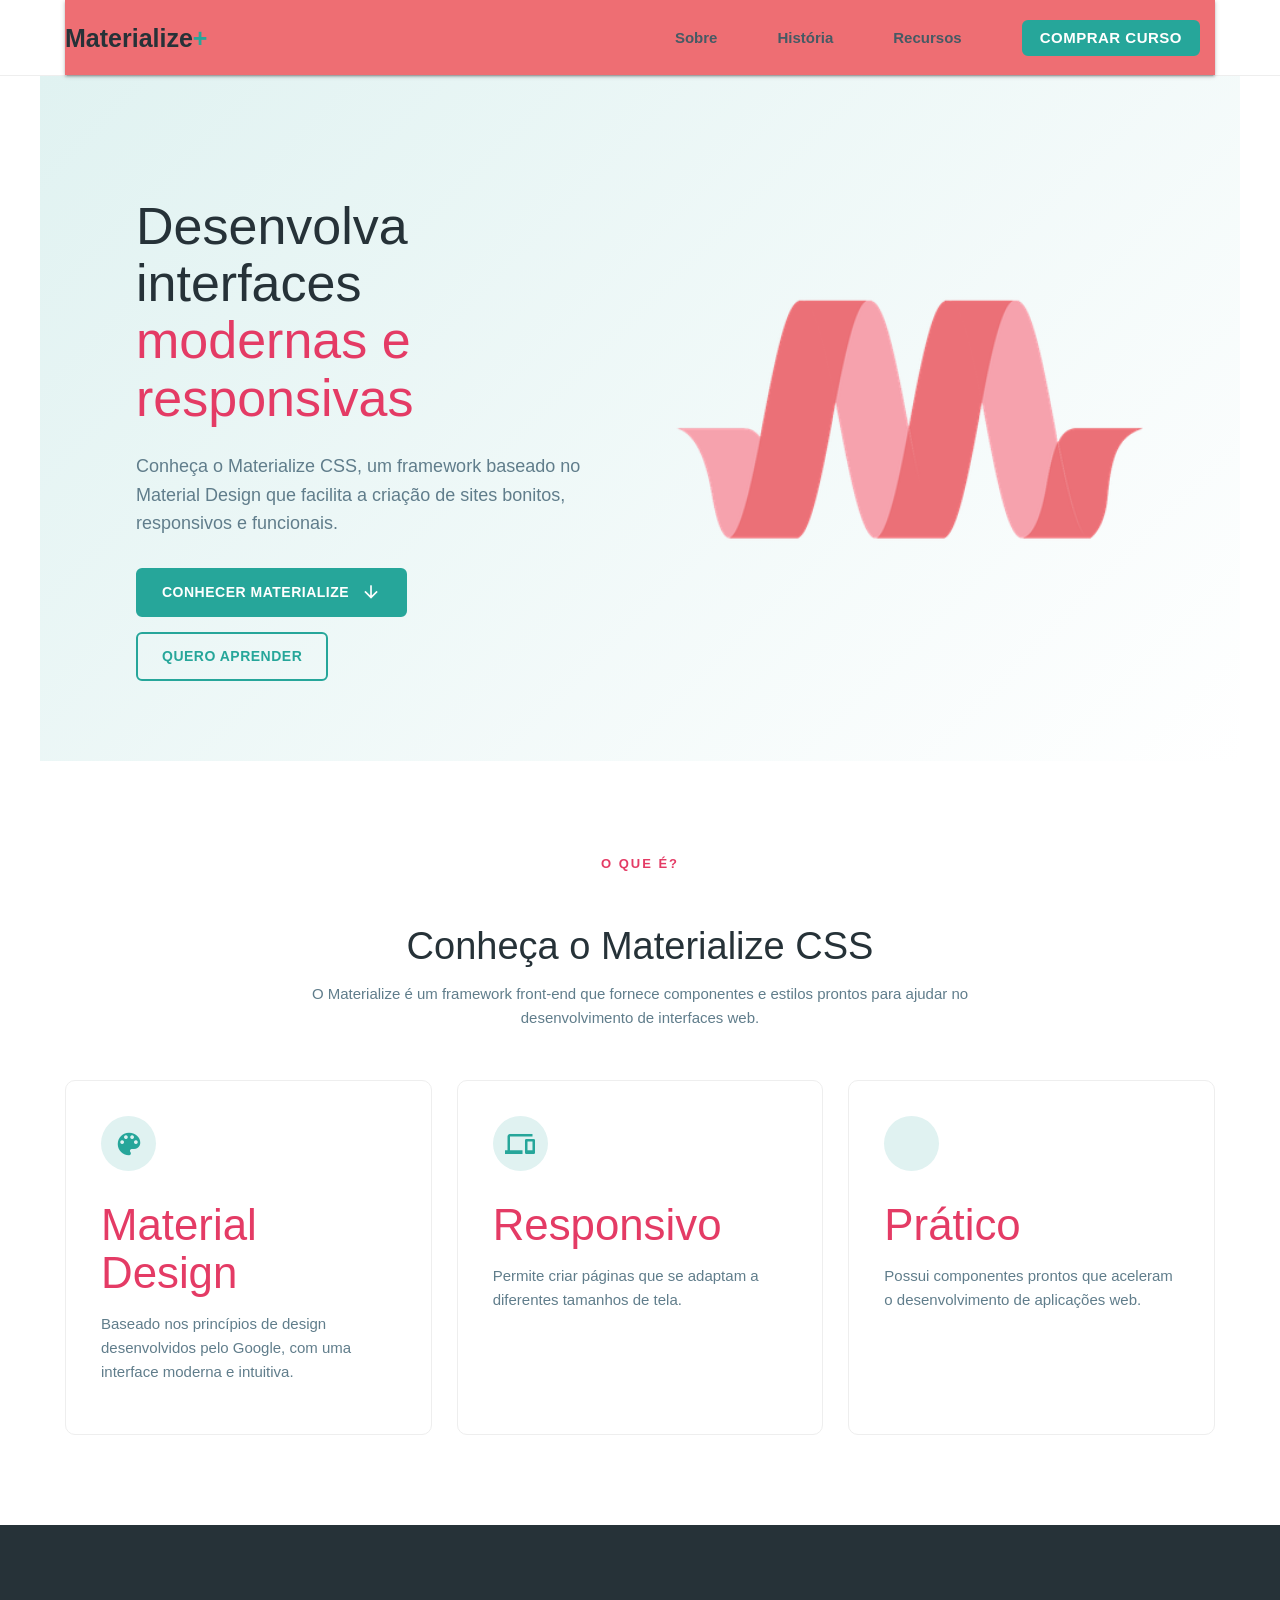
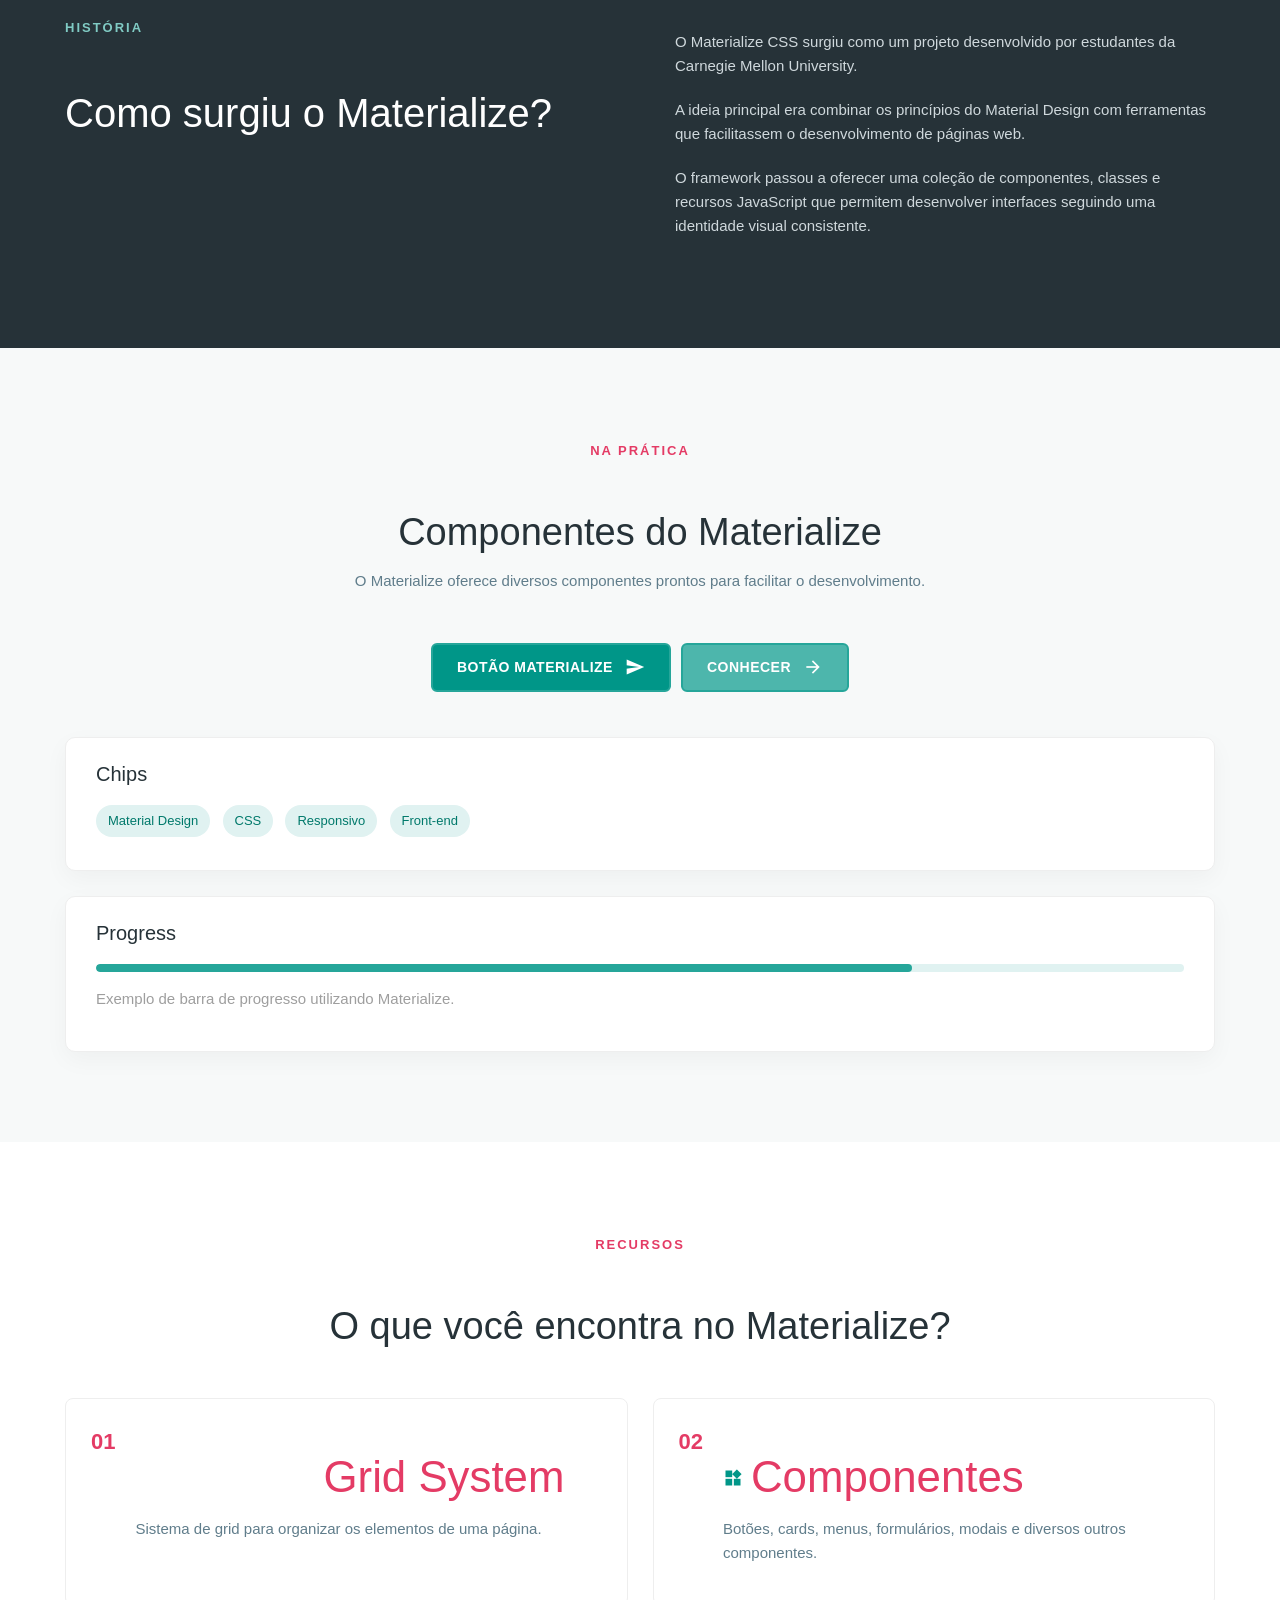
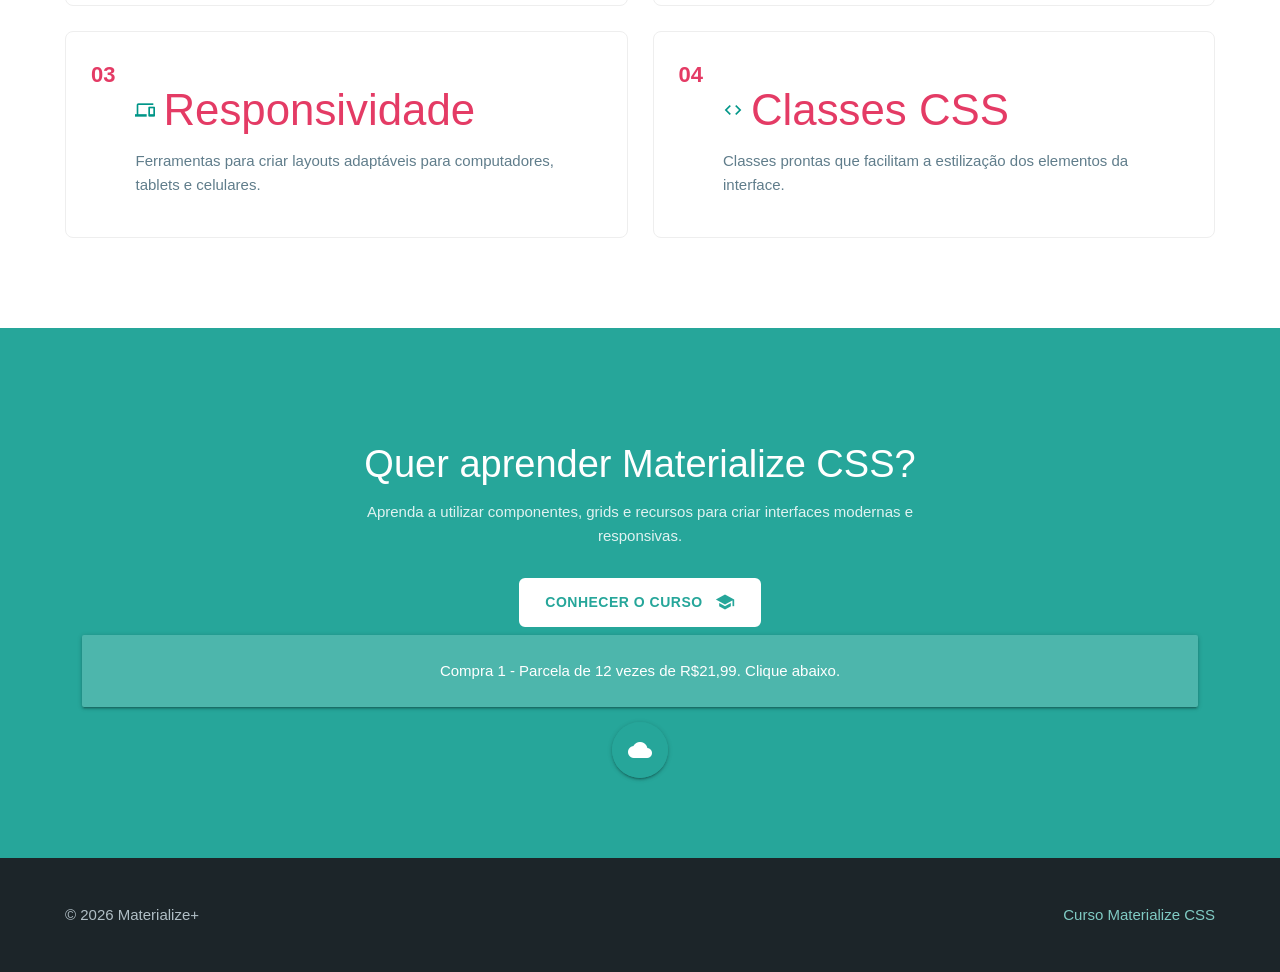
<file: index.html>
<!DOCTYPE html>
<html lang="pt-br">

<head>
    <meta charset="UTF-8">
    <meta name="viewport" content="width=device-width, initial-scale=1.0">

    <title>Materialize CSS | Conheça</title>

    <link rel="stylesheet"
        href="https://cdnjs.cloudflare.com/ajax/libs/materialize/1.0.0/css/materialize.min.css">

    <link href="https://fonts.googleapis.com/icon?family=Material+Icons" rel="stylesheet">

    <link rel="stylesheet" href="estilo.css">
</head>

<body>

    <header class="header">

        <nav class="navbar container">
            <a href="index.html" class="logo">
                Materialize<span>+</span>
            </a>
            

            <ul class="nav-links">
                <li><a href="#sobre">Sobre</a></li>
                <li><a href="#historia">História</a></li>
                <li><a href="#recursos">Recursos</a></li>

                <li>
                    <a href="curso.html" class="btn btn-small waves-effect waves-light">
                        Comprar curso
                    </a>
                </li>
            </ul>
        </nav>

    </header>

    <main>

        <section class="hero">

            <div class="container hero-content">

                <div class="hero-text">

                   

                    <h1>
                        Desenvolva interfaces
                        <strong>modernas e responsivas</strong>
                    </h1>

                    <p>
                        Conheça o Materialize CSS, um framework baseado no
                        Material Design que facilita a criação de sites
                        bonitos, responsivos e funcionais.
                    </p>

                    <div class="hero-buttons">

                        <a href="#sobre"
                            class="btn waves-effect waves-light">
                            Conhecer Materialize
                            <i class="material-icons right">arrow_downward</i>
                        </a>

                        <a href="curso.html"
                            class="btn btn-outline waves-effect">
                            Quero aprender
                        </a>

                    </div>

                </div>

                <div class="hero-image">
                    <img src="img/log.png" alt="Logo do Materialize CSS">
                </div>

            </div>

        </section>

        <section id="sobre" class="section">

            <div class="container">

                <div class="section-title">

                    <span class="tag">O QUE É?</span>

                    <h2>Conheça o Materialize CSS</h2>

                    <p>
                        O Materialize é um framework front-end que fornece
                        componentes e estilos prontos para ajudar no
                        desenvolvimento de interfaces web.
                    </p>

                </div>

                <div class="cards">

                    <article class="info-card card hoverable">

                        <div class="icon">
                            <i class="material-icons teal-text text-lighten-1">
                                palette
                            </i>
                        </div>

                        <h3>Material Design</h3>

                        <p>
                            Baseado nos princípios de design desenvolvidos
                            pelo Google, com uma interface moderna e intuitiva.
                        </p>

                    </article>

                    <article class="info-card card hoverable">

                        <div class="icon">
                            <i class="material-icons teal-text text-lighten-1">
                                devices
                            </i>
                        </div>

                        <h3>Responsivo</h3>

                        <p>
                            Permite criar páginas que se adaptam a diferentes
                            tamanhos de tela.
                        </p>

                    </article>

                    <article class="info-card card hoverable">

                        <div class="icon">
                            <i class="material-icons teal-text text-lighten-1">
                                speed
                            </i>
                        </div>

                        <h3>Prático</h3>

                        <p>
                            Possui componentes prontos que aceleram o
                            desenvolvimento de aplicações web.
                        </p>

                    </article>

                </div>

            </div>

        </section>

        <section id="historia" class="section section-dark">

            <div class="container history">

                <div>

                    <span class="tag tag-light">
                        HISTÓRIA
                    </span>

                    <h2>
                        Como surgiu o Materialize?
                    </h2>

                </div>

                <div class="history-text">

                    <p>
                        O Materialize CSS surgiu como um projeto desenvolvido
                        por estudantes da Carnegie Mellon University.
                    </p>

                    <p>
                        A ideia principal era combinar os princípios do
                        Material Design com ferramentas que facilitassem
                        o desenvolvimento de páginas web.
                    </p>

                    <p>
                        O framework passou a oferecer uma coleção de
                        componentes, classes e recursos JavaScript que
                        permitem desenvolver interfaces seguindo uma
                        identidade visual consistente.
                    </p>

                </div>

            </div>

        </section>

        <section class="section demo-section">

            <div class="container">

                <div class="section-title">

                    <span class="tag">
                        NA PRÁTICA
                    </span>

                    <h2>
                        Componentes do Materialize
                    </h2>

                    <p>
                        O Materialize oferece diversos componentes
                        prontos para facilitar o desenvolvimento.
                    </p>

                </div>

                <div class="demo-buttons center">

                    <a class="btn teal waves-effect waves-light">
                        Botão Materialize
                        <i class="material-icons right">
                            send
                        </i>
                    </a>

                    <a href="#sobre" class="btn teal lighten-2 waves-effect waves-light">
    Conhecer
    <i class="material-icons right">arrow_forward</i>
</a>

                </div>

                <div class="demo-box">

                    <h3>Chips</h3>

                    <div class="chip">
                        Material Design
                    </div>

                    <div class="chip">
                        CSS
                    </div>

                    <div class="chip">
                        Responsivo
                    </div>

                    <div class="chip">
                        Front-end
                    </div>

                </div>

                <div class="demo-box">

                    <h3>Progress</h3>

                    <div class="progress">
                        <div class="determinate" style="width: 75%"></div>
                    </div>

                    <p class="grey-text">
                        Exemplo de barra de progresso utilizando Materialize.
                    </p>

                </div>

            </div>

        </section>

        <section id="recursos" class="section">

            <div class="container">

                <div class="section-title">

                    <span class="tag">
                        RECURSOS
                    </span>

                    <h2>
                        O que você encontra no Materialize?
                    </h2>

                </div>

                <div class="features">

                    <div class="feature">

                        <span>01</span>

                        <div>

                            <h3>
                                <i class="material-icons tiny teal-text">
                                    grid_view
                                </i>
                                Grid System
                            </h3>

                            <p>
                                Sistema de grid para organizar os elementos
                                de uma página.
                            </p>

                        </div>

                    </div>

                    <div class="feature">

                        <span>02</span>

                        <div>

                            <h3>
                                <i class="material-icons tiny teal-text">
                                    widgets
                                </i>
                                Componentes
                            </h3>

                            <p>
                                Botões, cards, menus, formulários, modais
                                e diversos outros componentes.
                            </p>

                        </div>

                    </div>

                    <div class="feature">

                        <span>03</span>

                        <div>

                            <h3>
                                <i class="material-icons tiny teal-text">
                                    devices
                                </i>
                                Responsividade
                            </h3>

                            <p>
                                Ferramentas para criar layouts adaptáveis
                                para computadores, tablets e celulares.
                            </p>

                        </div>

                    </div>

                    <div class="feature">

                        <span>04</span>

                        <div>

                            <h3>
                                <i class="material-icons tiny teal-text">
                                    code
                                </i>
                                Classes CSS
                            </h3>

                            <p>
                                Classes prontas que facilitam a estilização
                                dos elementos da interface.
                            </p>

                        </div>

                    </div>

                </div>

            </div>

        </section>

        <section class="cta">

            <div class="container">

                <h2>
                    Quer aprender Materialize CSS?
                </h2>

                <p>
                    Aprenda a utilizar componentes, grids e recursos
                    para criar interfaces modernas e responsivas.
                </p>

                <a href="curso.html"
                    class="btn btn-white waves-effect waves-light">
                    Conhecer o curso
                    <i class="material-icons right">school</i>
                </a>
                <head>
    <meta charset="UTF-8">
    <meta name="viewport" content="width=device-width, initial-scale=1.0">
    <title>Document</title>
    <link href="https://fonts.googleapis.com/icon?family=Material+Icons" rel="stylesheet">
      <!--Import materialize.css-->
    <link rel="stylesheet" href="https://cdnjs.cloudflare.com/ajax/libs/materialize/1.0.0/css/materialize.min.css">
    <link rel="stylesheet" href="estilo.css">
 </head>
 <body>
    <div class="tc">
    <div class="card-panel teal lighten-2">
    Compra 1 - Parcela de 12 vezes de R$21,99. Clique abaixo.
    </div>
    <a class="btn-floating btn-large pulse"><i class="material-icons">cloud</i></a> 
</body>


            </div>

        </section>

    </main>  

    <footer class="footer">

        <div class="container footer-content">

            <p>
                © 2026 Materialize+
            </p>

            <a href="curso.html">
                Curso Materialize CSS
            </a>

        </div>

    </footer>

   

</body>

</html>
</file>
<file: estilo.css>
{
    margin: 0;
    padding: 0;
    box-sizing: border-box;
}

html {
    scroll-behavior: smooth;
}

body {
    font-family: Arial, Helvetica, sans-serif;
    color: #e43b65;
    background: #ffffff;
    line-height: 1.6;
}

a {
    text-decoration: none;
    color: inherit;
}

.container {
    width: 90%;
    max-width: 1150px;
    margin: 0 auto;
}




.header {
    background: #ffffff;
    border-bottom: 1px solid #eeeeee;
    position: sticky;
    top: 0;
    z-index: 100;
}

.navbar {
    height: 75px;
    display: flex;
    align-items: center;
    justify-content: space-between;
}

.logo {
    font-size: 25px;
    font-weight: 800;
    color: #263238;
}

.logo span {
    color: #26a69a;
}

.nav-links {
    display: flex;
    align-items: center;
    gap: 30px;
    list-style: none;
}

.nav-links a {
    font-size: 15px;
    font-weight: 600;
    color: #455a64;
}

.nav-links a:hover {
    color: #26a69a;
}




.btn {
    display: inline-block;
    background: #26a69a;
    color: white !important;
    padding: 14px 25px;
    border-radius: 6px;
    font-weight: bold;
    border: 2px solid #26a69a;
    transition: 0.3s;
}

.btn:hover {
    background: #1e8e83;
    border-color: #1e8e83;
    transform: translateY(-2px);
}

.btn-small {
    padding: 9px 16px;
}

.btn-outline {
    background: transparent;
    color: #26a69a !important;
}

.btn-outline:hover {
    color: white !important;
}

.btn-white {
    background: white;
    color: #26a69a !important;
    border-color: white;
}

.btn-buy {
    width: 100%;
    text-align: center;
    font-size: 17px;
    padding: 17px;
}


.tag {
    display: inline-block;
    color: #e43b65;
    font-size: 13px;
    font-weight: 800;
    letter-spacing: 2px;
    margin-bottom: 15px;
}

.tag-light {
    color: #80cbc4;
}


.hero {
    background: linear-gradient(
        135deg,
        #e0f2f1,
        #ffffff
    );

    padding: 100px 0;
}

.hero-content {
    display: grid;
    grid-template-columns: 1fr 1fr;
    gap: 70px;
    align-items: center;
}

.hero h1 {
    font-size: 52px;
    line-height: 1.1;
    margin-bottom: 25px;
    color: #263238;
}

.hero h1 strong {
    display: block;
  color: #e43b65;
   
}

.hero p {
    color: #607d8b;
    font-size: 18px;
    max-width: 600px;
    margin-bottom: 30px;
}

.hero-buttons {
    display: flex;
    gap: 15px;
}

.code-window {
    background: #263238;
    border-radius: 12px;
    overflow: hidden;
    box-shadow: 0 20px 50px rgba(38, 50, 56, 0.25);
}

.window-top {
    background: #37474f;
    padding: 14px;
    display: flex;
    gap: 7px;
}

.window-top span {
    width: 12px;
    height: 12px;
    border-radius: 50%;
    background: #ef5350;
}

.window-top span:nth-child(2) {
    background: #ffca28;
}

.window-top span:nth-child(3) {
    background: #66bb6a;
}

pre {
    padding: 30px;
    color: #80cbc4;
    font-family: monospace;
    font-size: 15px;
    line-height: 1.8;
}

.section {
    padding: 90px 0;
}

.section-light {
    background: #f7f9f9;
}

.section-title {
    text-align: center;
    max-width: 700px;
    margin: 0 auto 50px;
}

.section-title h2 {
    font-size: 38px;
    margin-bottom: 15px;
    color: #263238;
}

.section-title p {
    color: #607d8b;
}

.cards {
    display: grid;
    grid-template-columns: repeat(3, 1fr);
    gap: 25px;
}

.info-card {
    padding: 35px;
    background: white;
    border: 1px solid #eeeeee;
    border-radius: 10px;
    transition: 0.3s;
}

.info-card:hover {
    transform: translateY(-7px);
    box-shadow: 0 15px 35px rgba(0, 0, 0, 0.08);
}

.icon {
    font-size: 35px;
    margin-bottom: 20px;
}

.info-card h3 {
    margin-bottom: 10px;
}

.info-card p {
    color: #607d8b;
}

.section-dark {
    background: #263238;
    color: white;
}

.history {
    display: grid;
    grid-template-columns: 1fr 1fr;
    gap: 70px;
    align-items: start;
}

.section-dark h2 {
    font-size: 40px;
    line-height: 1.2;
}

.history-text p {
    color: #cfd8dc;
    margin-bottom: 20px;
}

.features {
    display: grid;
    grid-template-columns: 1fr 1fr;
    gap: 25px;
}

.feature {
    display: flex;
    gap: 20px;
    padding: 25px;
    border: 1px solid #eeeeee;
    border-radius: 8px;
}

.feature > span {
   color: #e43b65;
    font-size: 22px;
    font-weight: bold;
}

.feature h3 {
    margin-bottom: 5px;
}

.feature p {
    color: #607d8b;
}

.cta {
    background: #26a69a;
    color: white;
    text-align: center;
    padding: 80px 20px;
}

.cta h2 {
    font-size: 38px;
    margin-bottom: 15px;
}

.cta p {
    max-width: 600px;
    margin: 0 auto 30px;
    color: #e0f2f1;
}

.sales-hero {
    background: linear-gradient(
        135deg,
        #263238,
        #37474f
    );

    padding: 90px 0;
    color: white;
}

.sales-content {
    display: grid;
    grid-template-columns: 1fr 400px;
    gap: 70px;
    align-items: center;
}

.sales-text h1 {
    font-size: 50px;
    line-height: 1.1;
    margin-bottom: 25px;
}

.sales-text h1 strong {
    display: block;
    color: #80cbc4;
}

.sales-text > p {
    color: #cfd8dc;
    font-size: 18px;
    max-width: 650px;
}

.rating {
    margin-top: 30px;
    color: #ffca28;
    font-size: 20px;
}

.rating span {
    color: #cfd8dc;
    font-size: 14px;
    margin-left: 10px;
}

.purchase-card {
    background: white;
    color: #263238;
    border-radius: 12px;
    overflow: hidden;
    box-shadow: 0 25px 60px rgba(0, 0, 0, 0.3);
}

.course-image {
    height: 150px;
    background: #26a69a;
    display: flex;
    align-items: center;
    justify-content: center;

    color: white;
    font-size: 30px;
    font-weight: 800;
    letter-spacing: 3px;
}

.purchase-content {
    padding: 30px;
}

.offer {
    color: #ef5350;
    font-size: 12px;
    font-weight: bold;
    letter-spacing: 1px;
}

.purchase-content h2 {
    margin: 10px 0 15px;
    font-size: 25px;
}

.old-price {
    color: #90a4ae;
    text-decoration: line-through;
}

.price {
    color: #26a69a;
    font-size: 48px;
    font-weight: 800;
    line-height: 1.1;
}

.price span {
    font-size: 25px;
}

.installment {
    color: #607d8b;
    margin-bottom: 20px;
}

.purchase-content small {
    display: block;
    text-align: center;
    color: #90a4ae;
    margin-top: 15px;
}

.course-benefits {
    display: grid;
    grid-template-columns: 1fr 1fr;
    gap: 25px;
}

.benefit {
    display: flex;
    gap: 18px;
    padding: 25px;
    background: white;
    border: 1px solid #eeeeee;
    border-radius: 8px;
}

.benefit > span {
    width: 30px;
    height: 30px;
    background: #e0f2f1;
    color: #26a69a;
    border-radius: 50%;
    display: flex;
    align-items: center;
    justify-content: center;
    font-weight: bold;
}

.benefit h3 {
    margin-bottom: 5px;
}

.benefit p {
    color: #607d8b;
}

.modules {
    max-width: 850px;
    margin: auto;
}

.module {
    display: flex;
    gap: 25px;
    padding: 25px 0;
    border-bottom: 1px solid #ddd;
}

.module > span {
    color: #26a69a;
    font-size: 22px;
    font-weight: bold;
}

.module h3 {
    margin-bottom: 5px;
}

.module p {
    color: #607d8b;
}

.guarantee {
    padding: 60px 0;
    background: #e0f2f1;
}

.guarantee-box {
    display: flex;
    align-items: center;
    gap: 25px;
    max-width: 800px;
}

.guarantee-icon {
    min-width: 70px;
    height: 70px;
    border-radius: 50%;
    background: #26a69a;
    color: white;
    display: flex;
    align-items: center;
    justify-content: center;
    font-size: 30px;
    font-weight: bold;
}

.guarantee-box h2 {
    margin-bottom: 5px;
}

.guarantee-box p {
    color: #607d8b;
}

.footer {
    background: #1c2529;
    color: #b0bec5;
    padding: 30px 0;
}

.footer-content {
    display: flex;
    justify-content: space-between;
    align-items: center;
}

.footer a {
    color: #80cbc4;
}

@media (max-width: 850px) {

    .nav-links {
        gap: 12px;
    }

    .nav-links li:not(:last-child) {
        display: none;
    }

    .hero-content,
    .history,
    .sales-content {
        grid-template-columns: 1fr;
    }

    .hero h1,
    .sales-text h1 {
        font-size: 40px;
    }

    .cards {
        grid-template-columns: 1fr;
    }

    .features,
    .course-benefits {
        grid-template-columns: 1fr;
    }

    .purchase-card {
        max-width: 450px;
        width: 100%;
        margin: auto;
    }

    .footer-content {
        flex-direction: column;
        gap: 15px;
        text-align: center;
    }
}


@media (max-width: 500px) {

    .navbar {
        height: 65px;
    }

    .logo {
        font-size: 20px;
    }

    .hero,
    .sales-hero {
        padding: 60px 0;
    }

    .hero h1,
    .sales-text h1 {
        font-size: 34px;
    }

    .section {
        padding: 60px 0;
    }

    .section-title h2,
    .section-dark h2,
    .cta h2 {
        font-size: 30px;
    }

    .hero-buttons {
        flex-direction: column;
    }

    .hero-buttons .btn {
        text-align: center;
    }

    .price {
        font-size: 40px;
    }
}

.hero {
  display: flex;
  align-items: center;
  justify-content: space-between;
  gap: 50px;

  max-width: 1200px;
  margin: 0 auto;
  padding: 80px 40px;
}

.hero-text {
  flex: 1;
}

.hero-image {
  flex: 1;
  display: flex;
  justify-content: center;
}

.hero-image img {
  width: 100%;
  max-width: 500px;
  height: auto;
  object-fit: contain;
}
.hero-chip {
    background: #e0f2f1;
    color: #26a69a;
    font-weight: 700;
    margin-bottom: 20px;
}

.hero-chip i {
    color: #26a69a;
}

.btn {
    box-shadow: none;
}

.btn:hover {
    box-shadow: 0 5px 15px rgba(38, 166, 154, 0.25);
}

.info-card .icon {
    width: 55px;
    height: 55px;
    display: flex;
    align-items: center;
    justify-content: center;
    background: #e0f2f1;
    border-radius: 50%;
    margin-bottom: 20px;
}

.info-card .icon i {
    font-size: 30px;
}

.info-card.card {
    margin: 0;
    border-radius: 10px;
    box-shadow: none;
}

.info-card.card:hover {
    box-shadow: 0 15px 35px rgba(0, 0, 0, 0.08);
}

.demo-section {
    background: #f7f9f9;
}

.demo-buttons {
    margin-bottom: 45px;
}

.demo-buttons .btn {
    margin: 5px;
}

.demo-box {
    background: white;
    padding: 25px 30px;
    margin-top: 25px;
    border: 1px solid #eeeeee;
    border-radius: 10px;
    box-shadow: 0 8px 25px rgba(0, 0, 0, 0.04);
}

.demo-box h3 {
    color: #263238;
    font-size: 20px;
    margin-top: 0;
    margin-bottom: 20px;
}

.demo-box .chip {
    margin-right: 8px;
    margin-bottom: 8px;
    background: #e0f2f1;
    color: #00796b;
}

.progress {
    background: #e0f2f1;
    height: 8px;
    border-radius: 10px;
}

.progress .determinate {
    background: #26a69a;
    border-radius: 10px;
}

.feature h3 {
    display: flex;
    align-items: center;
    gap: 8px;
}

.feature h3 i {
    font-size: 20px;
}

.cta {
    margin-top: 0;
}

.cta .btn-white:hover {
    background: #ffffff;
    color: #26a69a !important;
}

.fixed-action-btn {
    bottom: 25px;
    right: 25px;
}

.hero-image img {
    display: block;
}

@media (max-width: 850px) {

    .demo-buttons {
        display: flex;
        flex-direction: column;
        align-items: center;
    }

    .demo-buttons .btn {
        width: 100%;
        max-width: 300px;
        margin: 5px 0;
    }

    .demo-box {
        padding: 20px;
    }

}

@media (max-width: 500px) {

    .hero-chip {
        font-size: 11px;
    }

    .demo-box {
        padding: 18px;
    }

    .fixed-action-btn {
        right: 15px;
        bottom: 15px;
    }

}
.btn {
    height: auto;
    min-height: 45px;
    line-height: 45px;
    padding: 0 24px;
    display: inline-flex;
    align-items: center;
    justify-content: center;
    gap: 8px;
    white-space: nowrap;
    vertical-align: middle;
}

.btn i {
    line-height: 1;
    margin-left: 4px;
}

.btn-small {
    min-height: 36px;
    height: 36px;
    line-height: 36px;
    padding: 0 16px;
}

.btn-outline {
    line-height: 45px;
}

.hero-buttons {
    display: flex;
    align-items: center;
    gap: 15px;
    flex-wrap: wrap;
}

.demo-buttons {
    display: flex;
    align-items: center;
    justify-content: center;
    gap: 10px;
    flex-wrap: wrap;
}

.demo-buttons .btn {
    margin: 0;
}

.cta .btn {
    min-height: 45px;
}

@media (max-width: 500px) {

    .hero-buttons {
        flex-direction: column;
        align-items: stretch;
    }

    .hero-buttons .btn {
        width: 100%;
        text-align: center;
    }

    .demo-buttons {
        flex-direction: column;
    }

    .demo-buttons .btn {
        width: 100%;
        max-width: 300px;
    }

}
</file>
